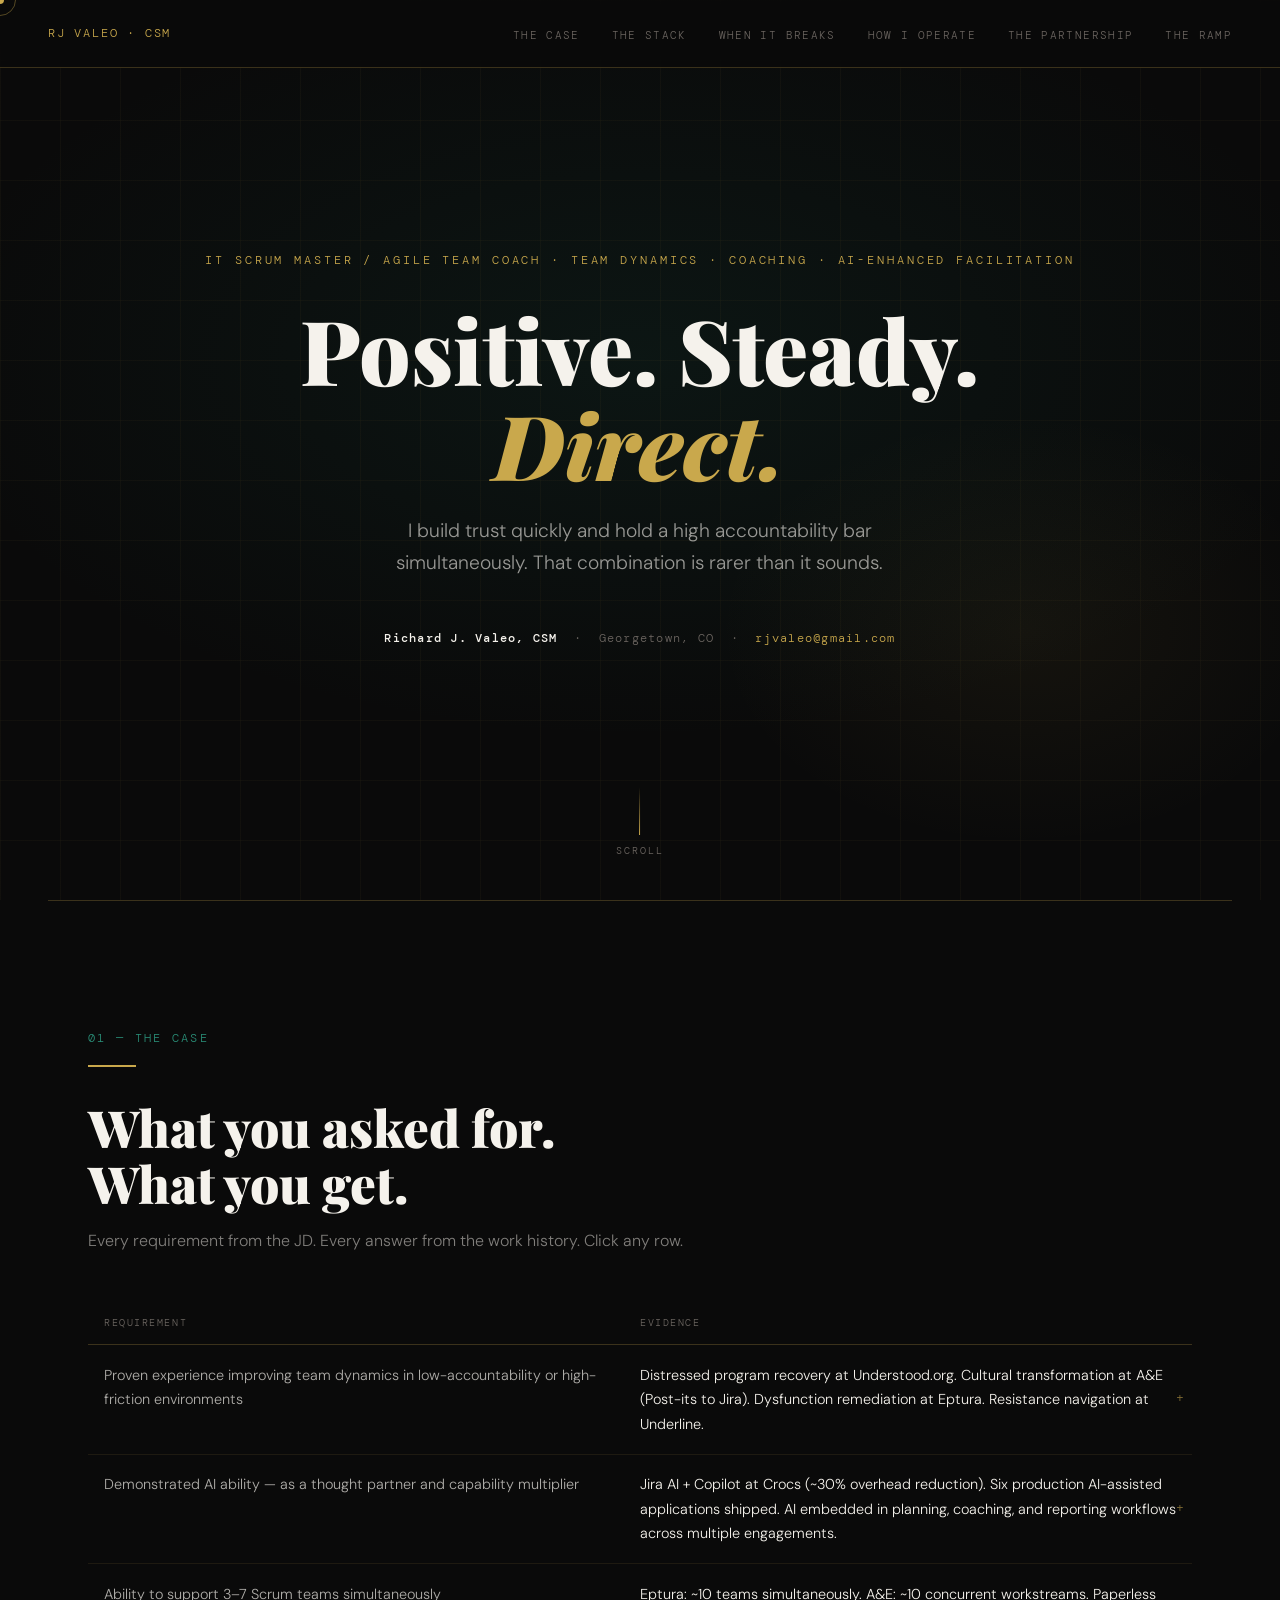
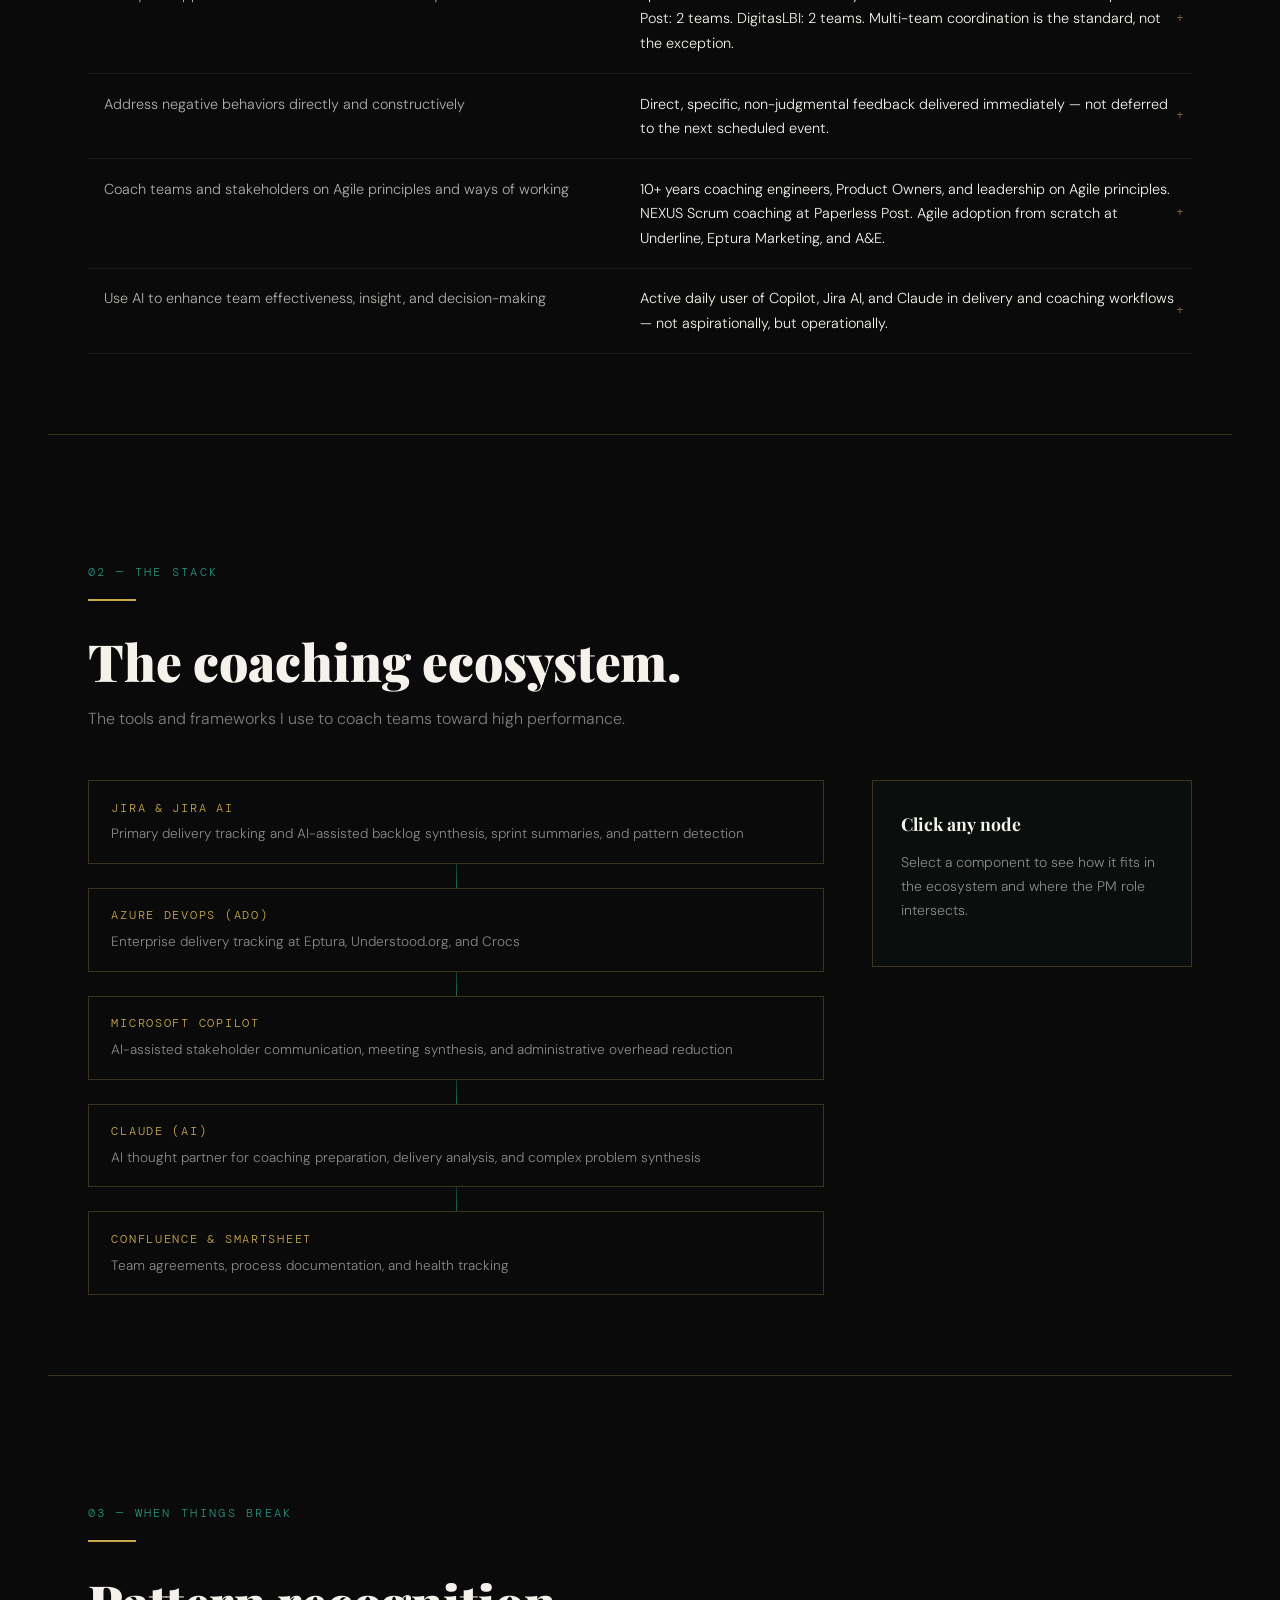
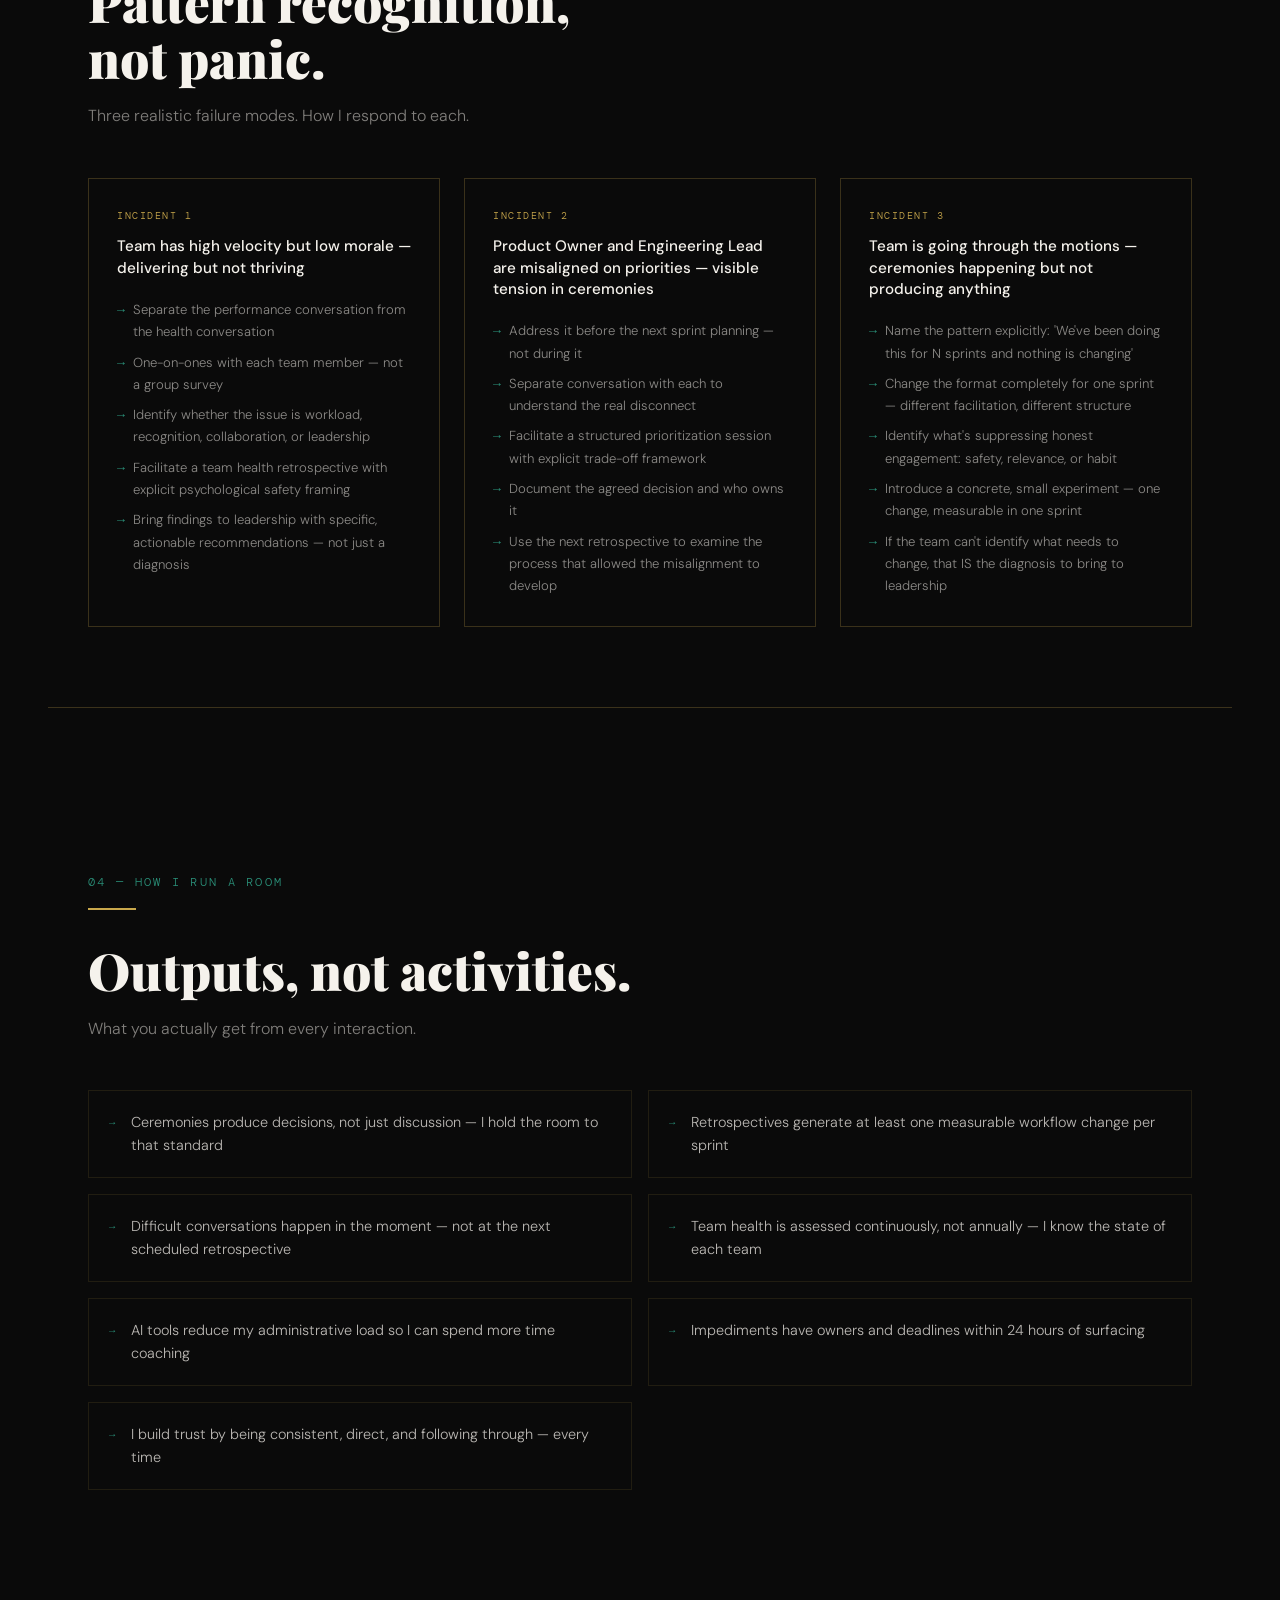
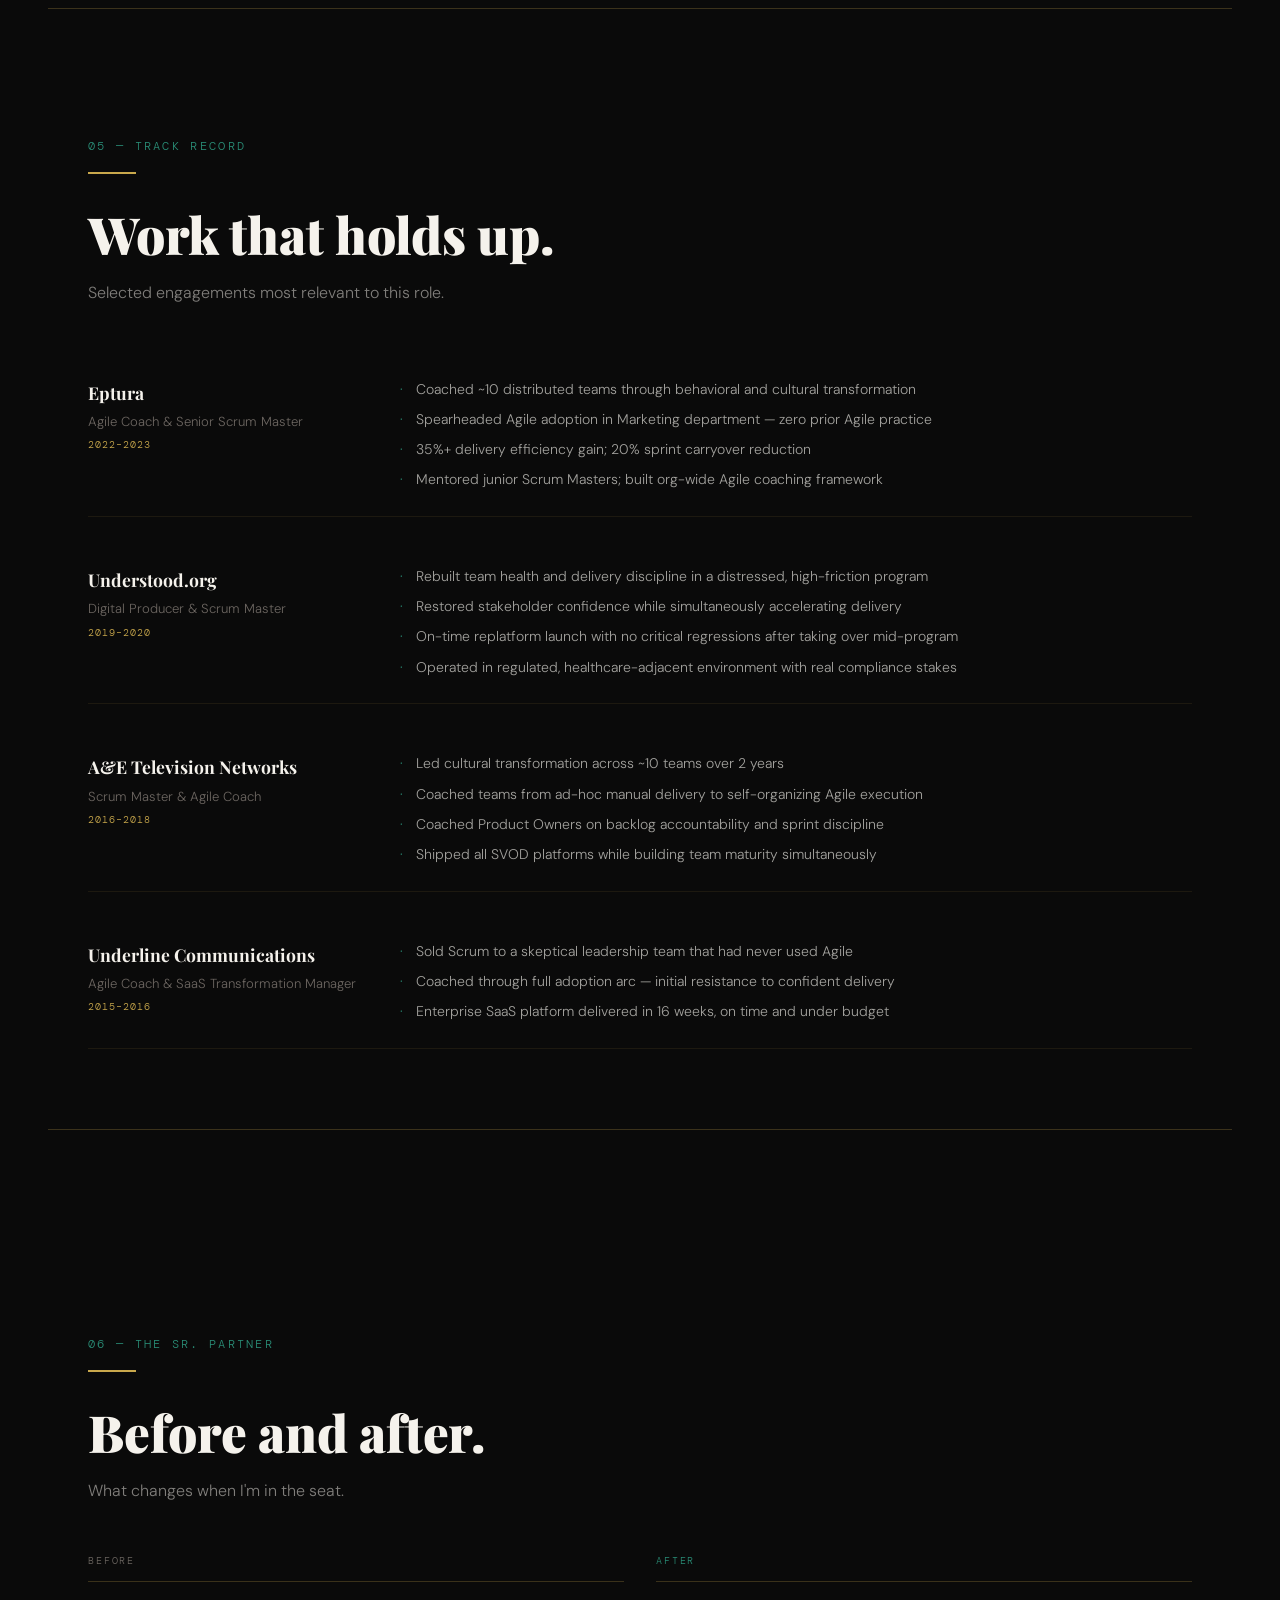
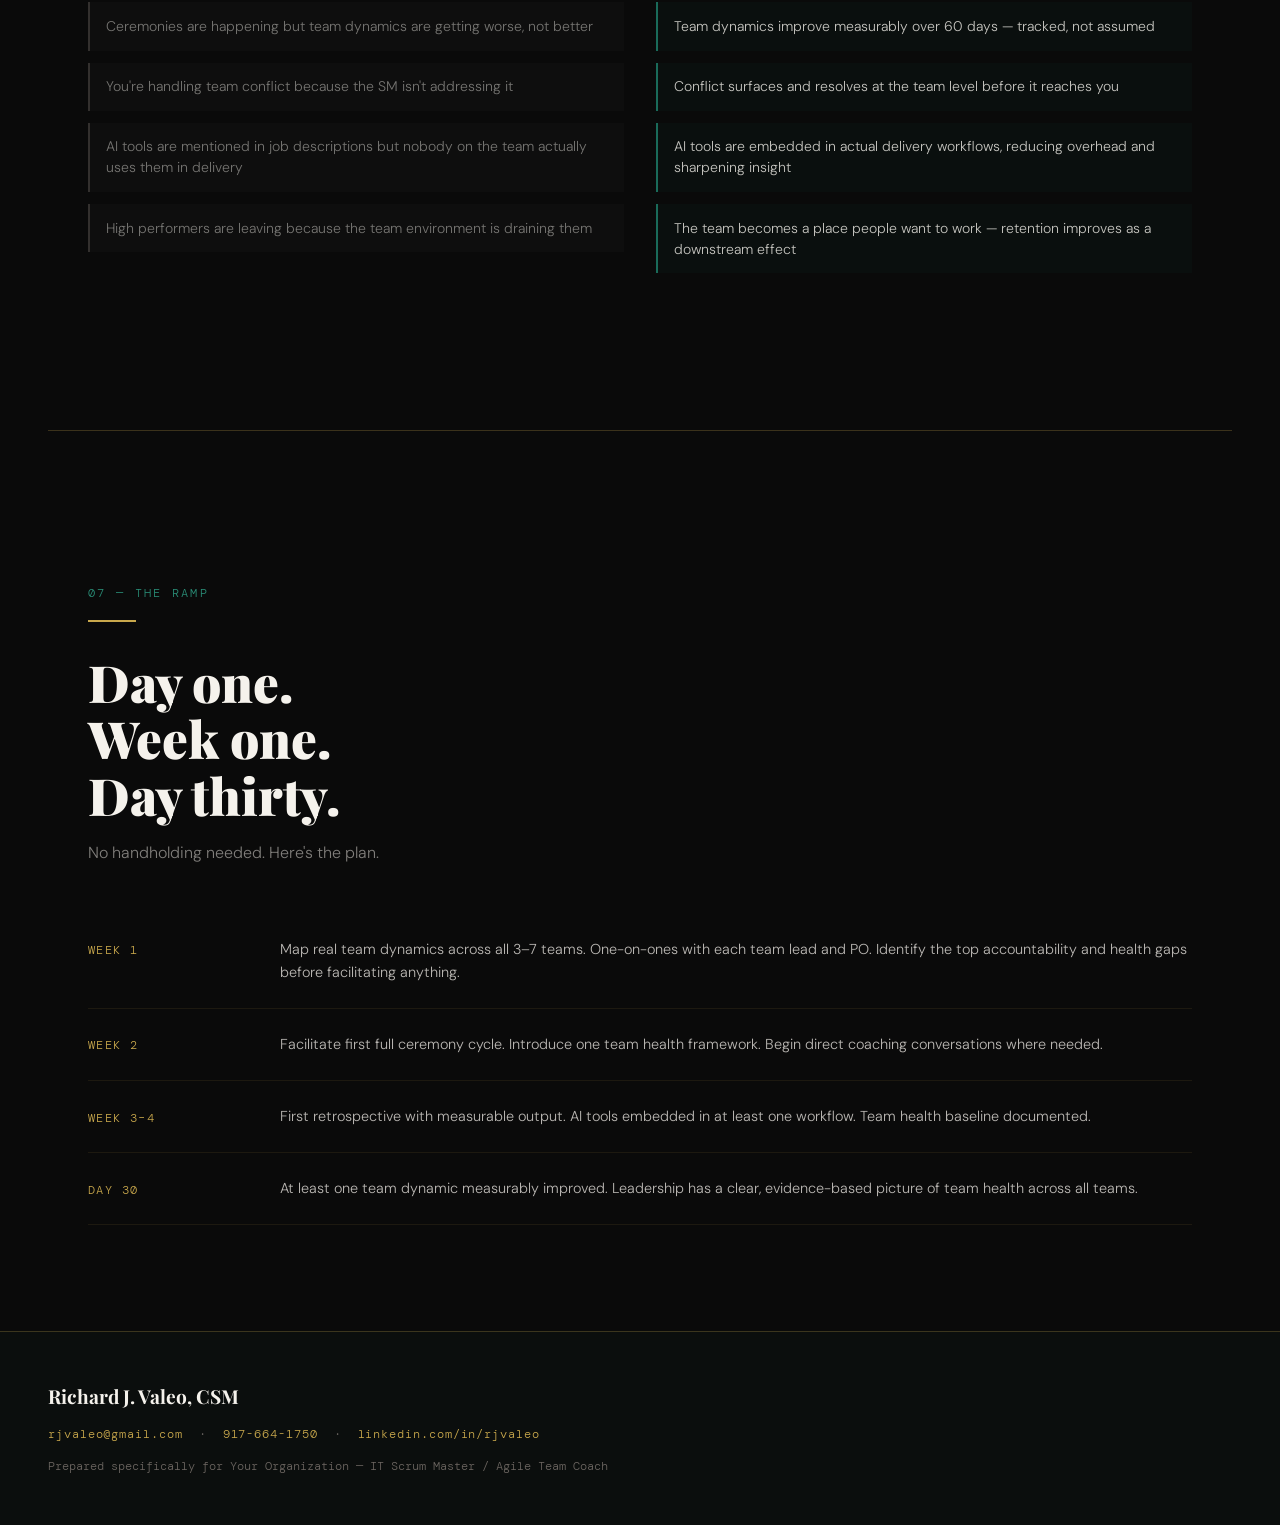
<file: index.html>
<!DOCTYPE html>
<html lang="en">
<head>
<meta charset="UTF-8">
<meta name="viewport" content="width=device-width, initial-scale=1.0">
<title id="page-title">RJ Valeo — Pitch Page</title>
<link rel="preconnect" href="https://fonts.googleapis.com">
<link rel="preconnect" href="https://fonts.gstatic.com" crossorigin>
<link href="https://fonts.googleapis.com/css2?family=Playfair+Display:wght@400;700;900&family=DM+Mono:wght@400;500&family=DM+Sans:wght@300;400;500&display=swap" rel="stylesheet">
<link rel="stylesheet" href="style.css">
<!-- Google tag (gtag.js) -->
<script async src="https://www.googletagmanager.com/gtag/js?id=G-FBHGE0EPDQ"></script>
<script>
  window.dataLayer = window.dataLayer || [];
  function gtag(){dataLayer.push(arguments);}
  gtag('js', new Date());
  gtag('config', 'G-FBHGE0EPDQ');
</script>
</head>
<body>

<div class="cursor" id="cursor"></div>
<div class="cursor-ring" id="cursorRing"></div>
<div class="progress-bar" id="progressBar"></div>

<nav>
  <div class="nav-name">RJ Valeo · CSM</div>
  <ul class="nav-links" id="nav-links">
    <li><span onclick="navScroll('proof')">The case</span></li>
    <li><span onclick="navScroll('stack')">The stack</span></li>
    <li><span onclick="navScroll('incidents')">When it breaks</span></li>
    <li><span onclick="navScroll('room')">How I operate</span></li>
    <li><span onclick="navScroll('partner')">The partnership</span></li>
    <li><span onclick="navScroll('ramp')">The ramp</span></li>
  </ul>
</nav>

<!-- HERO -->
<div id="hero">
  <div class="hero-bg"></div>
  <div class="hero-grid"></div>
  <div class="hero-content">
    <div class="hero-eyebrow" id="hero-eyebrow">Loading...</div>
    <h1 class="hero-title" id="hero-title"></h1>
    <p class="hero-sub" id="hero-sub"></p>
    <div class="hero-name-block">
      <strong>Richard J. Valeo, CSM</strong> &nbsp;·&nbsp;
      <span id="hero-location">Georgetown, CO</span> &nbsp;·&nbsp;
      <a href="mailto:rjvaleo@gmail.com" style="color:var(--gold)">rjvaleo@gmail.com</a>
    </div>
  </div>
  <div class="scroll-hint">
    <div class="scroll-line"></div>
    <span>scroll</span>
  </div>
</div>

<div class="section-divider"></div>

<!-- 01 THE CASE -->
<section id="proof">
  <div class="section-label">01 — The case</div>
  <div class="gold-rule"></div>
  <h2 class="section-title">What you asked for.<br>What you get.</h2>
  <p class="section-subtitle" id="proof-subtitle"></p>
  <div class="proof-grid" id="proof-grid">
    <div class="proof-header">
      <div>Requirement</div>
      <div>Evidence</div>
    </div>
  </div>
</section>

<div class="section-divider"></div>

<!-- 02 THE STACK -->
<section id="stack">
  <div class="section-label">02 — The stack</div>
  <div class="gold-rule"></div>
  <h2 class="section-title" id="stack-title"></h2>
  <p class="section-subtitle" id="stack-subhead"></p>
  <div class="stack-wrap">
    <div class="stack-diagram" id="stack-diagram"></div>
    <div class="stack-info-panel" id="stack-info">
      <h3>Click any node</h3>
      <p>Select a component to see how it fits in the ecosystem and where the PM role intersects.</p>
    </div>
  </div>
</section>

<div class="section-divider"></div>

<!-- 03 WHEN THINGS BREAK -->
<section id="incidents">
  <div class="section-label">03 — When things break</div>
  <div class="gold-rule"></div>
  <h2 class="section-title">Pattern recognition,<br>not panic.</h2>
  <p class="section-subtitle">Three realistic failure modes. How I respond to each.</p>
  <div class="incident-grid" id="incident-grid"></div>
</section>

<div class="section-divider"></div>

<!-- 04 HOW I RUN A ROOM -->
<section id="room">
  <div class="section-label">04 — How I run a room</div>
  <div class="gold-rule"></div>
  <h2 class="section-title">Outputs, not activities.</h2>
  <p class="section-subtitle">What you actually get from every interaction.</p>
  <div class="room-grid" id="room-grid"></div>
</section>

<div class="section-divider"></div>

<!-- 05 TRACK RECORD -->
<section id="record">
  <div class="section-label">05 — Track record</div>
  <div class="gold-rule"></div>
  <h2 class="section-title">Work that holds up.</h2>
  <p class="section-subtitle">Selected engagements most relevant to this role.</p>
  <div class="record-list" id="record-list"></div>
</section>

<div class="section-divider"></div>

<!-- 06 THE SR PM PARTNER -->
<section id="partner">
  <div class="section-label">06 — The Sr. partner</div>
  <div class="gold-rule"></div>
  <h2 class="section-title">Before and after.</h2>
  <p class="section-subtitle">What changes when I'm in the seat.</p>
  <div class="srpm-grid" id="srpm-grid"></div>
</section>

<div class="section-divider"></div>

<!-- 07 THE RAMP -->
<section id="ramp">
  <div class="section-label">07 — The ramp</div>
  <div class="gold-rule"></div>
  <h2 class="section-title">Day one.<br>Week one.<br>Day thirty.</h2>
  <p class="section-subtitle">No handholding needed. Here's the plan.</p>
  <div class="day-grid" id="day-grid"></div>
</section>

<footer>
  <div class="footer-inner">
    <div class="footer-name">Richard J. Valeo, CSM</div>
    <div class="footer-links">
      <a href="mailto:rjvaleo@gmail.com">rjvaleo@gmail.com</a>
      <span>·</span>
      <a href="tel:9176641750">917-664-1750</a>
      <span>·</span>
      <a href="https://linkedin.com/in/rjvaleo" target="_blank">linkedin.com/in/rjvaleo</a>
    </div>
    <div class="footer-note" id="footer-note"></div>
  </div>
</footer>

<script src="pitch.js"></script>
</body>
</html>
</file>
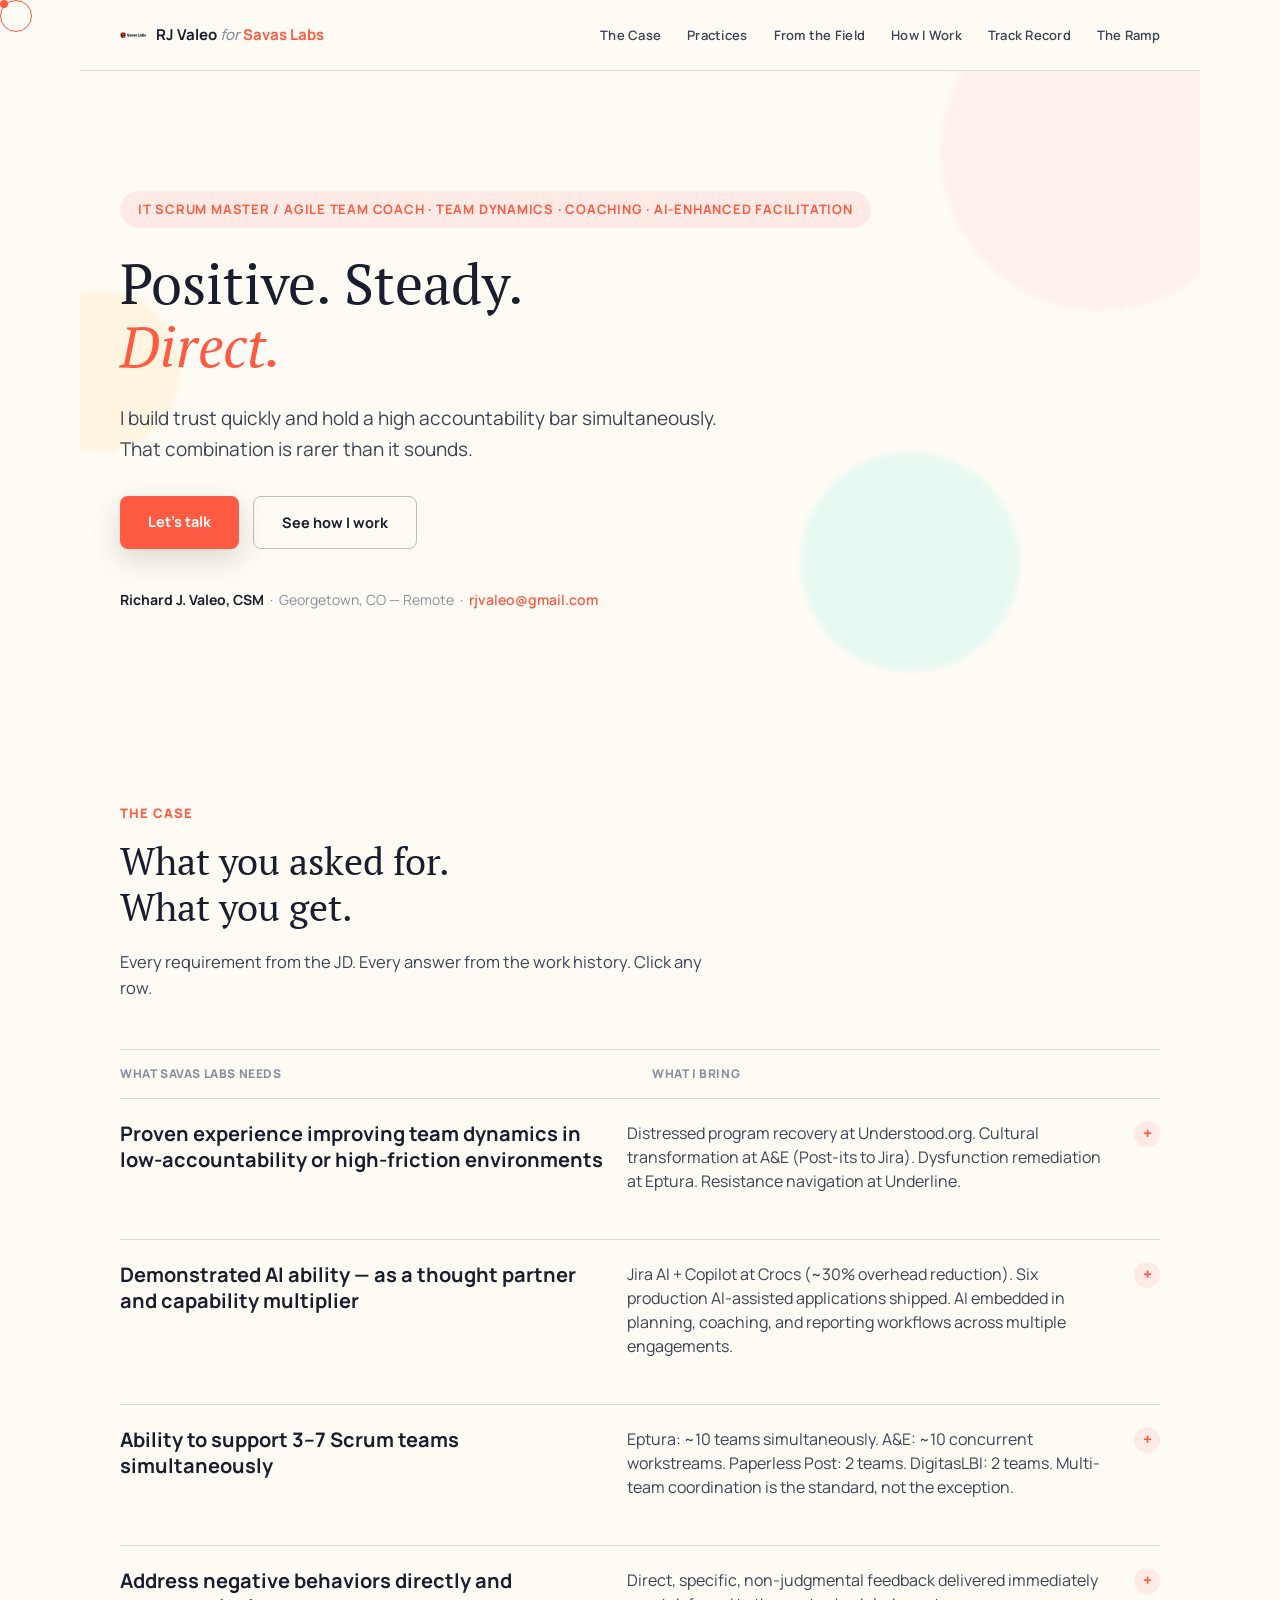
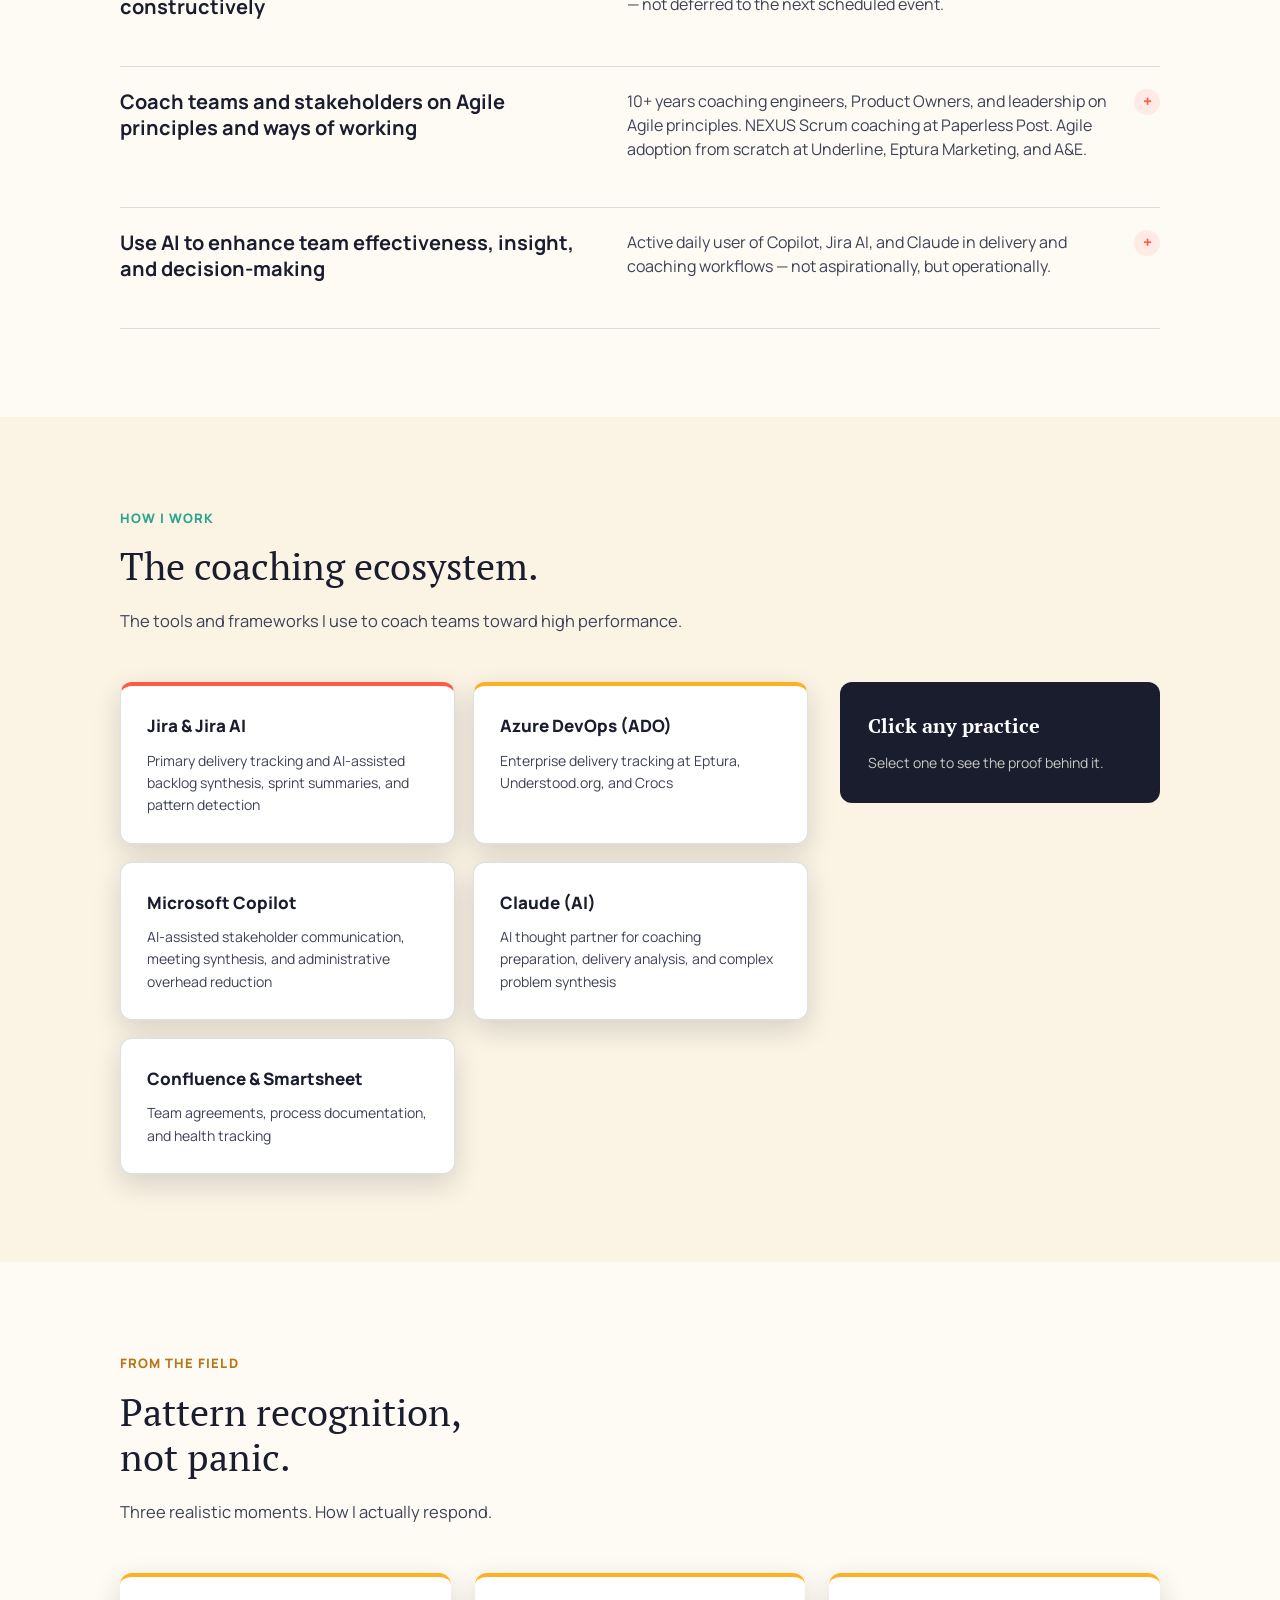
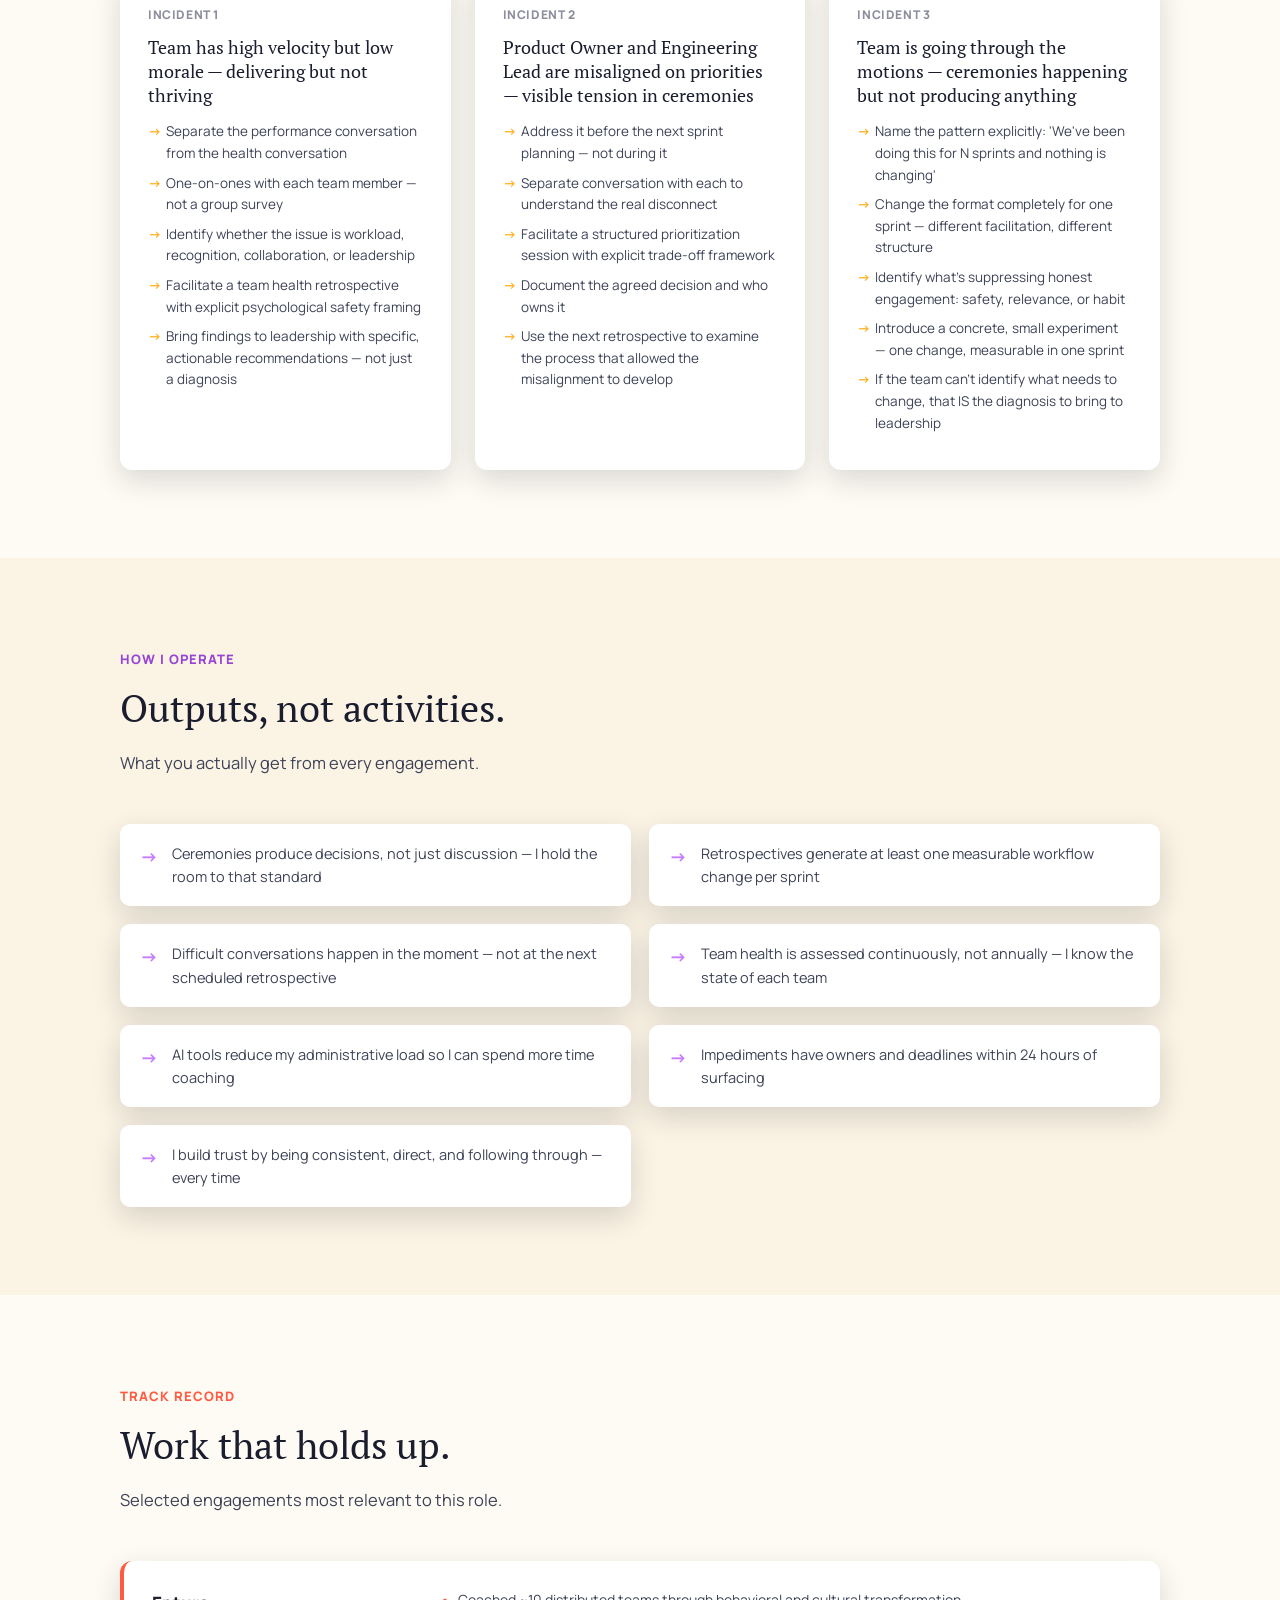
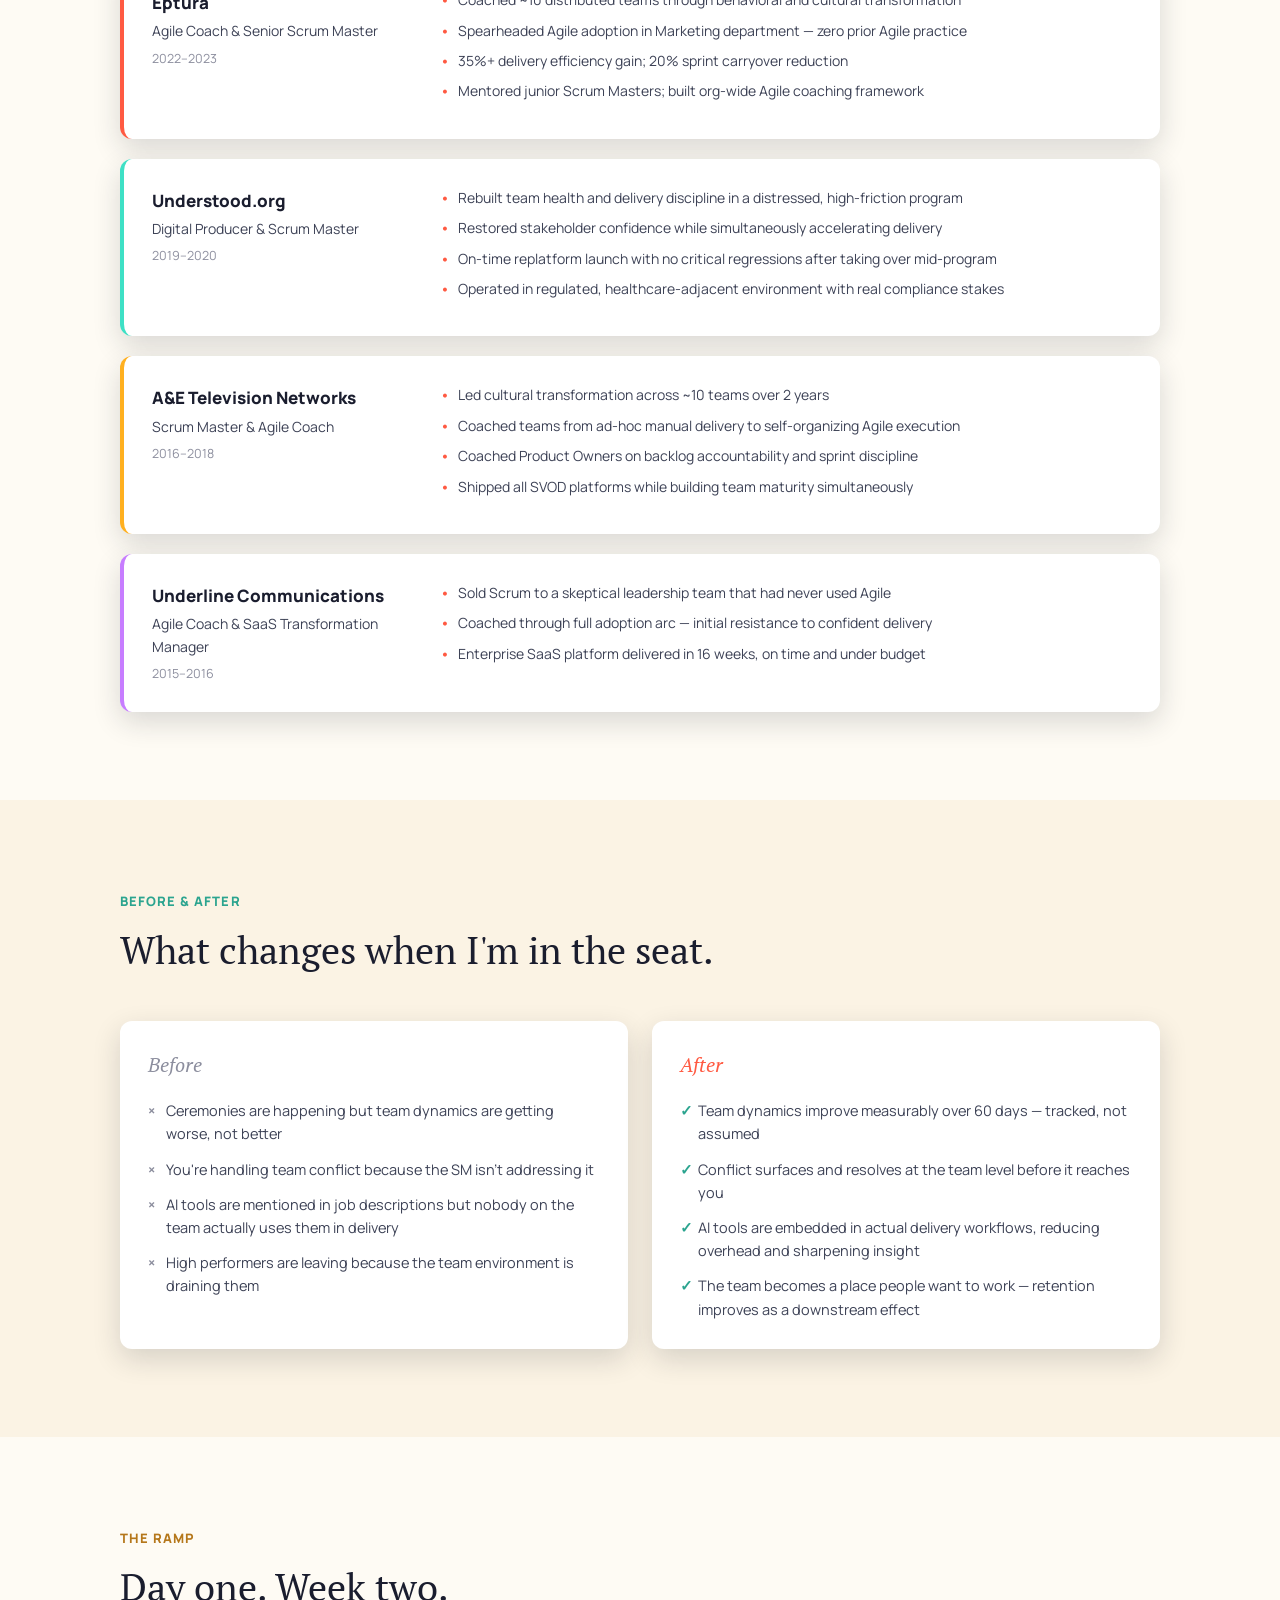
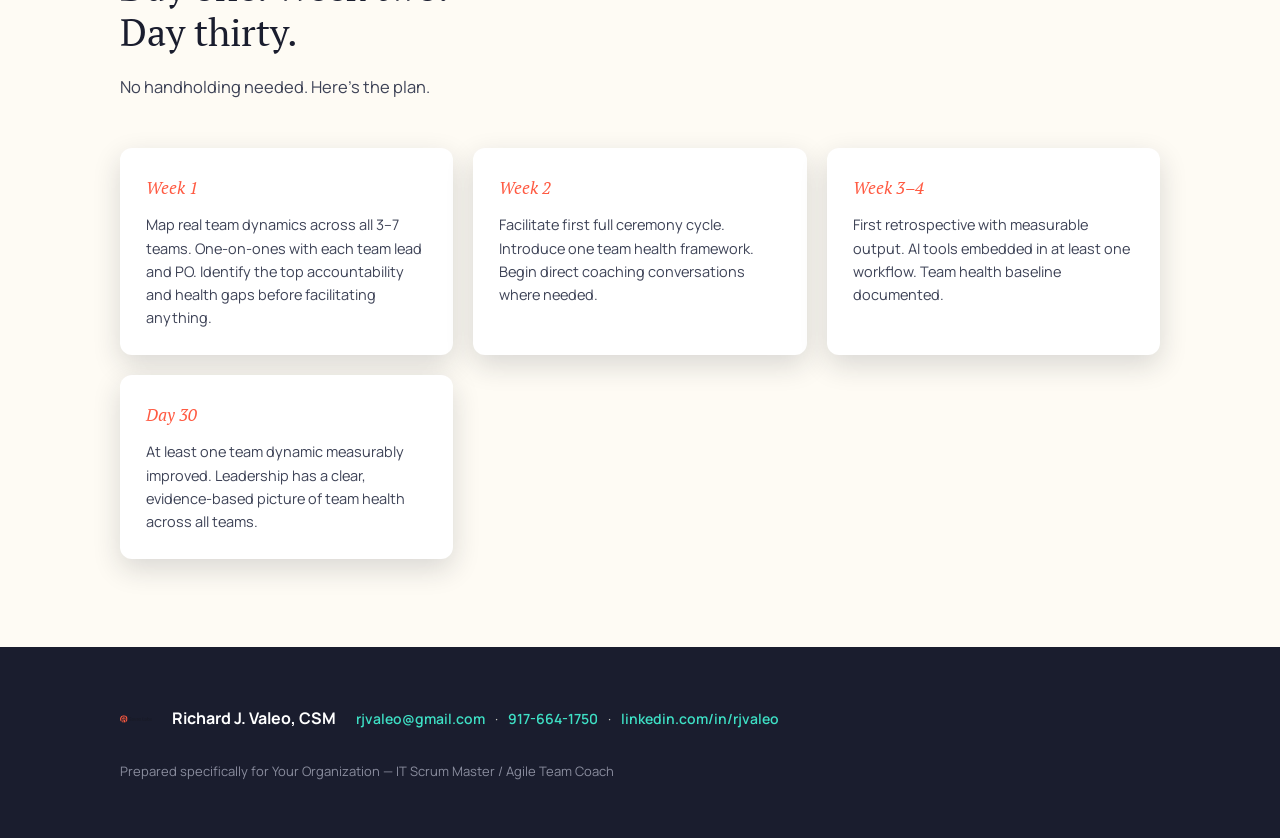
<file: editorial.html>
<!DOCTYPE html>
<html lang="en">
<head>
<meta charset="UTF-8">
<meta name="viewport" content="width=device-width, initial-scale=1.0">
<title id="page-title">RJ Valeo — Pitch Page</title>
<link rel="preconnect" href="https://fonts.googleapis.com">
<link rel="preconnect" href="https://fonts.gstatic.com" crossorigin>
<link href="https://fonts.googleapis.com/css2?family=PT+Serif:ital,wght@0,400;0,700;1,400&family=Manrope:wght@400;500;600;700;800&display=swap" rel="stylesheet">
<link rel="stylesheet" href="editorial.css">
<!-- Google tag (gtag.js) -->
<script async src="https://www.googletagmanager.com/gtag/js?id=G-FBHGE0EPDQ"></script>
<script>
  window.dataLayer = window.dataLayer || [];
  function gtag(){dataLayer.push(arguments);}
  gtag('js', new Date());
  gtag('config', 'G-FBHGE0EPDQ');
</script>
</head>
<body>

<div class="cursor" id="cursor"></div>
<div class="cursor-ring" id="cursorRing"></div>
<div class="progress-bar" id="progressBar"></div>

<nav>
  <div class="nav-name">
    <img src="assets/savas-labs/savas-logo.svg" alt="" class="prepared-logo">
    <span>RJ Valeo <em>for</em> <span id="nav-company">Savas Labs</span></span>
  </div>
  <ul class="nav-links" id="nav-links">
    <li><span onclick="navScroll('proof')">The Case</span></li>
    <li><span onclick="navScroll('stack')">Practices</span></li>
    <li><span onclick="navScroll('incidents')">From the Field</span></li>
    <li><span onclick="navScroll('room')">How I Work</span></li>
    <li><span onclick="navScroll('record')">Track Record</span></li>
    <li><span onclick="navScroll('ramp')">The Ramp</span></li>
  </ul>
</nav>

<!-- HERO -->
<div id="hero">
  <div class="hero-blob blob-coral"></div>
  <div class="hero-blob blob-mint"></div>
  <div class="hero-blob blob-marigold"></div>
  <div class="hero-content">
    <div class="hero-eyebrow" id="hero-eyebrow">Loading...</div>
    <h1 class="hero-title" id="hero-title"></h1>
    <p class="hero-sub" id="hero-sub"></p>
    <div class="hero-cta-row">
      <a href="mailto:rjvaleo@gmail.com" class="btn btn-primary">Let's talk</a>
      <a href="#stack" onclick="navScroll('stack')" class="btn btn-ghost">See how I work</a>
    </div>
    <div class="hero-name-block">
      <strong>Richard J. Valeo, CSM</strong> &nbsp;·&nbsp;
      <span id="hero-location">Georgetown, CO — Remote</span> &nbsp;·&nbsp;
      <a href="mailto:rjvaleo@gmail.com">rjvaleo@gmail.com</a>
    </div>
  </div>
</div>

<!-- 01 THE CASE -->
<section id="proof">
  <div class="section-inner">
    <div class="section-label label-coral">The Case</div>
    <h2 class="section-title">What you asked for.<br>What you get.</h2>
    <p class="section-subtitle" id="proof-subtitle"></p>
    <div class="proof-grid" id="proof-grid">
      <div class="proof-header">
        <div>What Savas Labs needs</div>
        <div>What I bring</div>
      </div>
    </div>
  </div>
</section>

<!-- 02 THE STACK / PRACTICES -->
<section id="stack" class="section-tint">
  <div class="section-inner">
    <div class="section-label label-mint">How I Work</div>
    <h2 class="section-title" id="stack-title"></h2>
    <p class="section-subtitle" id="stack-subhead"></p>
    <div class="stack-wrap">
      <div class="stack-diagram" id="stack-diagram"></div>
      <div class="stack-info-panel" id="stack-info">
        <h3>Click any practice</h3>
        <p>Select one to see the proof behind it.</p>
      </div>
    </div>
  </div>
</section>

<!-- 03 WHEN THINGS BREAK / FROM THE FIELD -->
<section id="incidents">
  <div class="section-inner">
    <div class="section-label label-marigold">From the Field</div>
    <h2 class="section-title">Pattern recognition,<br>not panic.</h2>
    <p class="section-subtitle">Three realistic moments. How I actually respond.</p>
    <div class="incident-grid" id="incident-grid"></div>
  </div>
</section>

<!-- 04 HOW I RUN A ROOM -->
<section id="room" class="section-tint">
  <div class="section-inner">
    <div class="section-label label-lavender">How I Operate</div>
    <h2 class="section-title">Outputs, not activities.</h2>
    <p class="section-subtitle">What you actually get from every engagement.</p>
    <div class="room-grid" id="room-grid"></div>
  </div>
</section>

<!-- 05 TRACK RECORD -->
<section id="record">
  <div class="section-inner">
    <div class="section-label label-coral">Track Record</div>
    <h2 class="section-title">Work that holds up.</h2>
    <p class="section-subtitle">Selected engagements most relevant to this role.</p>
    <div class="record-list" id="record-list"></div>
  </div>
</section>

<!-- 06 THE PARTNERSHIP -->
<section id="partner" class="section-tint">
  <div class="section-inner">
    <div class="section-label label-mint">Before &amp; After</div>
    <h2 class="section-title">What changes when I'm in the seat.</h2>
    <p class="section-subtitle" id="partner-subtitle"></p>
    <div class="srpm-grid" id="srpm-grid"></div>
  </div>
</section>

<!-- 07 THE RAMP -->
<section id="ramp">
  <div class="section-inner">
    <div class="section-label label-marigold">The Ramp</div>
    <h2 class="section-title">Day one. Week two.<br>Day thirty.</h2>
    <p class="section-subtitle">No handholding needed. Here's the plan.</p>
    <div class="day-grid" id="day-grid"></div>
  </div>
</section>

<footer>
  <div class="footer-inner">
    <img src="assets/savas-labs/savas-logo.svg" alt="" class="footer-logo">
    <div class="footer-name">Richard J. Valeo, CSM</div>
    <div class="footer-links">
      <a href="mailto:rjvaleo@gmail.com">rjvaleo@gmail.com</a>
      <span>·</span>
      <a href="tel:9176641750">917-664-1750</a>
      <span>·</span>
      <a href="https://linkedin.com/in/rjvaleo" target="_blank">linkedin.com/in/rjvaleo</a>
    </div>
    <div class="footer-note" id="footer-note"></div>
  </div>
</footer>

<script src="pitch.js"></script>
</body>
</html>
</file>
<file: style.css>
:root {
  --black: #0a0a0a;
  --off-white: #f5f2ec;
  --cream: #ede9e0;
  --teal: #1a6b5a;
  --teal-light: #2a8f78;
  --teal-dim: #0f3d32;
  --gold: #c9a84c;
  --gold-light: #e8c97a;
  --mid: #6b6560;
  --border: rgba(201,168,76,0.25);
  --font-display: 'Playfair Display', Georgia, serif;
  --font-mono: 'DM Mono', monospace;
  --font-body: 'DM Sans', sans-serif;
}

*, *::before, *::after { box-sizing: border-box; margin: 0; padding: 0; }
html { scroll-behavior: smooth; }
body {
  background: var(--black);
  color: var(--off-white);
  font-family: var(--font-body);
  font-weight: 300;
  line-height: 1.7;
  overflow-x: hidden;
  cursor: none;
}

/* CURSOR */
.cursor {
  width: 8px; height: 8px;
  background: var(--gold);
  border-radius: 50%;
  position: fixed; top: 0; left: 0;
  pointer-events: none;
  z-index: 9999;
  transition: transform 0.15s ease;
  transform: translate(-50%, -50%);
}
.cursor-ring {
  width: 32px; height: 32px;
  border: 1px solid rgba(201,168,76,0.4);
  border-radius: 50%;
  position: fixed; top: 0; left: 0;
  pointer-events: none;
  z-index: 9998;
  transition: transform 0.35s ease, width 0.2s, height 0.2s, border-color 0.2s;
  transform: translate(-50%, -50%);
}
.cursor-ring.expand { width: 56px; height: 56px; border-color: rgba(201,168,76,0.7); }

/* PROGRESS BAR */
.progress-bar {
  position: fixed; top: 0; left: 0;
  height: 2px;
  background: linear-gradient(90deg, var(--teal), var(--gold));
  width: 0%;
  z-index: 101;
  transition: width 0.1s linear;
}

/* NAV */
nav {
  position: fixed; top: 0; left: 0; right: 0;
  z-index: 100;
  display: flex; justify-content: space-between; align-items: center;
  padding: 1.25rem 3rem;
  background: rgba(10,10,10,0.85);
  backdrop-filter: blur(12px);
  border-bottom: 1px solid var(--border);
}
.nav-name {
  font-family: var(--font-mono);
  font-size: 0.75rem;
  letter-spacing: 0.15em;
  color: var(--gold);
  text-transform: uppercase;
}
.nav-links { display: flex; gap: 2rem; list-style: none; }
.nav-links a, .nav-links span {
  font-family: var(--font-mono);
  font-size: 0.7rem;
  letter-spacing: 0.12em;
  color: var(--mid);
  text-decoration: none;
  text-transform: uppercase;
  transition: color 0.2s;
  cursor: pointer;
}
.nav-links a:hover, .nav-links span:hover { color: var(--gold); }

/* HERO */
#hero {
  min-height: 100vh;
  display: flex; align-items: center; justify-content: center;
  position: relative; overflow: hidden;
}
.hero-bg {
  position: absolute; inset: 0;
  background:
    radial-gradient(ellipse 80% 60% at 50% 40%, rgba(26,107,90,0.12) 0%, transparent 70%),
    radial-gradient(ellipse 40% 40% at 80% 70%, rgba(201,168,76,0.06) 0%, transparent 60%);
}
.hero-grid {
  position: absolute; inset: 0;
  background-image:
    linear-gradient(rgba(201,168,76,0.04) 1px, transparent 1px),
    linear-gradient(90deg, rgba(201,168,76,0.04) 1px, transparent 1px);
  background-size: 60px 60px;
}
.hero-content { position: relative; z-index: 2; text-align: center; padding: 0 2rem; }
.hero-eyebrow {
  font-family: var(--font-mono);
  font-size: 0.72rem;
  letter-spacing: 0.25em;
  color: var(--gold);
  text-transform: uppercase;
  margin-bottom: 2rem;
  opacity: 0;
  animation: fadeUp 0.8s ease 0.3s forwards;
}
.hero-title {
  font-family: var(--font-display);
  font-size: clamp(3rem, 7vw, 6.5rem);
  font-weight: 900;
  line-height: 1.05;
  color: var(--off-white);
  margin-bottom: 1.5rem;
  opacity: 0;
  animation: fadeUp 0.9s ease 0.5s forwards;
}
.hero-title em { font-style: italic; color: var(--gold); }
.hero-sub {
  font-size: clamp(1rem, 2vw, 1.2rem);
  font-weight: 300;
  color: rgba(245,242,236,0.6);
  max-width: 560px;
  margin: 0 auto 3rem;
  opacity: 0;
  animation: fadeUp 0.9s ease 0.7s forwards;
}
.hero-name-block {
  font-family: var(--font-mono);
  font-size: 0.78rem;
  letter-spacing: 0.1em;
  color: var(--mid);
  opacity: 0;
  animation: fadeUp 0.9s ease 0.9s forwards;
}
.hero-name-block strong { color: var(--off-white); font-weight: 500; }
.hero-name-block a { text-decoration: none; }
.scroll-hint {
  position: absolute; bottom: 2.5rem; left: 50%;
  transform: translateX(-50%);
  display: flex; flex-direction: column; align-items: center; gap: 0.5rem;
  opacity: 0;
  animation: fadeIn 1s ease 1.4s forwards;
}
.scroll-hint span {
  font-family: var(--font-mono);
  font-size: 0.62rem;
  letter-spacing: 0.2em;
  color: var(--mid);
  text-transform: uppercase;
}
.scroll-line {
  width: 1px; height: 48px;
  background: linear-gradient(to bottom, transparent, var(--gold));
  animation: scrollPulse 2s ease infinite;
}

/* SECTIONS */
section {
  min-height: 100vh;
  display: flex; flex-direction: column; justify-content: center;
  padding: 8rem 3rem 5rem;
  position: relative;
  max-width: 1200px;
  margin: 0 auto;
}
.section-divider {
  height: 1px;
  background: var(--border);
  margin: 0 3rem;
}
.section-label {
  font-family: var(--font-mono);
  font-size: 0.72rem;
  letter-spacing: 0.2em;
  color: var(--teal-light);
  text-transform: uppercase;
  margin-bottom: 1rem;
  opacity: 0;
  transform: translateY(16px);
  transition: opacity 0.6s ease, transform 0.6s ease;
}
.section-label.visible { opacity: 1; transform: none; }
.gold-rule {
  width: 48px; height: 2px;
  background: var(--gold);
  margin-bottom: 2rem;
}
.section-title {
  font-family: var(--font-display);
  font-size: clamp(2.2rem, 4vw, 3.8rem);
  font-weight: 900;
  line-height: 1.1;
  color: var(--off-white);
  margin-bottom: 1rem;
  opacity: 0;
  transform: translateY(24px);
  transition: opacity 0.7s ease 0.1s, transform 0.7s ease 0.1s;
}
.section-title.visible { opacity: 1; transform: none; }
.section-subtitle {
  font-size: 1rem;
  color: rgba(245,242,236,0.5);
  max-width: 640px;
  margin-bottom: 3rem;
  opacity: 0;
  transform: translateY(16px);
  transition: opacity 0.6s ease 0.2s, transform 0.6s ease 0.2s;
}
.section-subtitle.visible { opacity: 1; transform: none; }

/* PROOF GRID (The Case) */
.proof-grid { display: flex; flex-direction: column; gap: 0; }
.proof-header {
  display: grid; grid-template-columns: 1fr 1fr;
  padding: 0.75rem 1rem;
  border-bottom: 1px solid var(--border);
  font-family: var(--font-mono);
  font-size: 0.65rem;
  letter-spacing: 0.15em;
  color: var(--mid);
  text-transform: uppercase;
}
.proof-row {
  display: grid; grid-template-columns: 1fr 1fr;
  padding: 1.1rem 1rem;
  border-bottom: 1px solid rgba(201,168,76,0.1);
  cursor: pointer;
  transition: background 0.2s;
  position: relative;
}
.proof-row:hover { background: rgba(201,168,76,0.04); }
.proof-row.open { background: rgba(26,107,90,0.08); }
.proof-need {
  font-size: 0.9rem;
  color: rgba(245,242,236,0.7);
  padding-right: 2rem;
}
.proof-answer {
  font-size: 0.9rem;
  color: var(--off-white);
}
.proof-detail {
  grid-column: 1 / -1;
  font-size: 0.875rem;
  color: rgba(245,242,236,0.6);
  padding: 0.75rem 0 0.25rem;
  line-height: 1.7;
  display: none;
  border-top: 1px solid rgba(201,168,76,0.1);
  margin-top: 0.75rem;
}
.proof-row.open .proof-detail { display: block; }
.proof-toggle {
  position: absolute; right: 0.5rem; top: 50%;
  transform: translateY(-50%);
  font-family: var(--font-mono);
  font-size: 0.8rem;
  color: var(--gold);
  opacity: 0.6;
  transition: transform 0.2s;
}
.proof-row.open .proof-toggle { transform: translateY(-50%) rotate(45deg); }

/* STACK */
.stack-wrap {
  display: grid;
  grid-template-columns: 1fr 320px;
  gap: 3rem;
  align-items: start;
}
.stack-diagram {
  display: flex;
  flex-direction: column;
  gap: 0;
  align-items: stretch;
}
.stack-node {
  border: 1px solid var(--border);
  padding: 1.1rem 1.4rem;
  cursor: pointer;
  transition: border-color 0.2s, background 0.2s;
  opacity: 0;
  transform: translateX(-20px);
  transition: opacity 0.5s ease, transform 0.5s ease, border-color 0.2s, background 0.2s;
}
.stack-node.visible { opacity: 1; transform: none; }
.stack-node:hover, .stack-node.active {
  border-color: var(--teal-light);
  background: rgba(26,107,90,0.08);
}
.stack-node-label {
  font-family: var(--font-mono);
  font-size: 0.72rem;
  letter-spacing: 0.15em;
  color: var(--gold);
  text-transform: uppercase;
  margin-bottom: 0.25rem;
}
.stack-node-desc {
  font-size: 0.85rem;
  color: rgba(245,242,236,0.55);
}
.stack-connector {
  width: 1px;
  height: 24px;
  background: linear-gradient(to bottom, var(--teal-dim), var(--teal));
  margin: 0 auto;
  opacity: 0;
  transition: opacity 0.4s ease;
}
.stack-connector.visible { opacity: 1; }
.stack-info-panel {
  position: sticky; top: 6rem;
  border: 1px solid var(--border);
  padding: 1.75rem;
  background: rgba(26,107,90,0.05);
}
.stack-info-panel h3 {
  font-family: var(--font-display);
  font-size: 1.1rem;
  font-weight: 700;
  color: var(--off-white);
  margin-bottom: 0.75rem;
}
.stack-info-panel p {
  font-size: 0.875rem;
  color: rgba(245,242,236,0.55);
  margin-bottom: 1rem;
}
.stack-info-panel .pm-role {
  font-size: 0.82rem;
  color: var(--teal-light);
  padding-top: 0.75rem;
  border-top: 1px solid var(--border);
}
.stack-info-panel .pm-role::before {
  content: 'PM role: ';
  font-family: var(--font-mono);
  font-size: 0.65rem;
  letter-spacing: 0.1em;
  color: var(--mid);
  text-transform: uppercase;
  display: block;
  margin-bottom: 0.3rem;
}

/* INCIDENTS */
.incident-grid {
  display: grid;
  grid-template-columns: repeat(3, 1fr);
  gap: 1.5rem;
}
.incident-card {
  border: 1px solid var(--border);
  padding: 1.75rem;
  opacity: 0;
  transform: translateY(24px);
  transition: opacity 0.6s ease, transform 0.6s ease;
}
.incident-card.visible { opacity: 1; transform: none; }
.incident-type {
  font-family: var(--font-mono);
  font-size: 0.65rem;
  letter-spacing: 0.15em;
  color: var(--gold);
  text-transform: uppercase;
  margin-bottom: 0.75rem;
}
.incident-scenario {
  font-size: 0.95rem;
  color: var(--off-white);
  font-weight: 500;
  margin-bottom: 1.25rem;
  line-height: 1.4;
}
.incident-steps { list-style: none; display: flex; flex-direction: column; gap: 0.5rem; }
.incident-steps li {
  font-size: 0.82rem;
  color: rgba(245,242,236,0.55);
  padding-left: 1rem;
  position: relative;
}
.incident-steps li::before {
  content: '→';
  position: absolute; left: 0;
  color: var(--teal-light);
  font-family: var(--font-mono);
}

/* HOW I RUN A ROOM */
.room-grid {
  display: grid;
  grid-template-columns: repeat(2, 1fr);
  gap: 1rem;
}
.room-item {
  display: flex; align-items: flex-start; gap: 1rem;
  padding: 1.25rem;
  border: 1px solid rgba(201,168,76,0.12);
  opacity: 0;
  transform: translateY(16px);
  transition: opacity 0.5s ease, transform 0.5s ease;
}
.room-item.visible { opacity: 1; transform: none; }
.room-bullet {
  font-family: var(--font-mono);
  font-size: 0.65rem;
  color: var(--teal-light);
  flex-shrink: 0;
  margin-top: 0.2rem;
}
.room-text {
  font-size: 0.9rem;
  color: rgba(245,242,236,0.75);
  line-height: 1.6;
}

/* TRACK RECORD */
.record-list { display: flex; flex-direction: column; gap: 1.5rem; }
.record-item {
  display: grid;
  grid-template-columns: 280px 1fr;
  gap: 2rem;
  padding: 1.5rem 0;
  border-bottom: 1px solid rgba(201,168,76,0.1);
  opacity: 0;
  transform: translateY(16px);
  transition: opacity 0.5s ease, transform 0.5s ease;
}
.record-item.visible { opacity: 1; transform: none; }
.record-meta {}
.record-company {
  font-family: var(--font-display);
  font-size: 1.1rem;
  font-weight: 700;
  color: var(--off-white);
}
.record-role {
  font-size: 0.82rem;
  color: var(--mid);
  margin: 0.2rem 0;
}
.record-period {
  font-family: var(--font-mono);
  font-size: 0.65rem;
  letter-spacing: 0.1em;
  color: var(--gold);
}
.record-points { list-style: none; display: flex; flex-direction: column; gap: 0.4rem; }
.record-points li {
  font-size: 0.875rem;
  color: rgba(245,242,236,0.65);
  padding-left: 1rem;
  position: relative;
}
.record-points li::before {
  content: '·';
  position: absolute; left: 0;
  color: var(--teal-light);
}

/* SR PM PARTNER */
.srpm-grid {
  display: grid;
  grid-template-columns: 1fr 1fr;
  gap: 2rem;
}
.srpm-col {}
.srpm-label {
  font-family: var(--font-mono);
  font-size: 0.65rem;
  letter-spacing: 0.18em;
  text-transform: uppercase;
  margin-bottom: 1.25rem;
  padding-bottom: 0.75rem;
  border-bottom: 1px solid var(--border);
}
.srpm-label.before { color: var(--mid); }
.srpm-label.after { color: var(--teal-light); }
.srpm-items { display: flex; flex-direction: column; gap: 0.75rem; }
.srpm-item {
  font-size: 0.875rem;
  padding: 0.85rem 1rem;
  border-left: 2px solid;
  line-height: 1.5;
  opacity: 0;
  transform: translateX(-12px);
  transition: opacity 0.5s ease, transform 0.5s ease;
}
.srpm-item.visible { opacity: 1; transform: none; }
.srpm-col:first-child .srpm-item {
  border-color: rgba(107,101,96,0.4);
  color: rgba(245,242,236,0.45);
  background: rgba(107,101,96,0.05);
}
.srpm-col:last-child .srpm-item {
  border-color: var(--teal);
  color: rgba(245,242,236,0.8);
  background: rgba(26,107,90,0.06);
}

/* THE RAMP */
.day-grid { display: flex; flex-direction: column; gap: 0; }
.day-item {
  display: grid;
  grid-template-columns: 160px 1fr;
  gap: 2rem;
  padding: 1.5rem 0;
  border-bottom: 1px solid rgba(201,168,76,0.1);
  opacity: 0;
  transform: translateY(16px);
  transition: opacity 0.5s ease, transform 0.5s ease;
}
.day-item.visible { opacity: 1; transform: none; }
.day-timeframe {
  font-family: var(--font-mono);
  font-size: 0.72rem;
  letter-spacing: 0.12em;
  color: var(--gold);
  text-transform: uppercase;
  padding-top: 0.2rem;
}
.day-deliverable {
  font-size: 0.9rem;
  color: rgba(245,242,236,0.75);
  line-height: 1.6;
}

/* FOOTER */
footer {
  border-top: 1px solid var(--border);
  padding: 3rem;
  background: rgba(26,107,90,0.04);
}
.footer-inner {
  max-width: 1200px;
  margin: 0 auto;
  display: flex;
  flex-direction: column;
  gap: 0.75rem;
}
.footer-name {
  font-family: var(--font-display);
  font-size: 1.2rem;
  font-weight: 700;
  color: var(--off-white);
}
.footer-links {
  display: flex;
  gap: 1rem;
  align-items: center;
  font-family: var(--font-mono);
  font-size: 0.72rem;
  letter-spacing: 0.08em;
  color: var(--mid);
}
.footer-links a { color: var(--gold); text-decoration: none; }
.footer-links a:hover { color: var(--gold-light); }
.footer-note {
  font-size: 0.78rem;
  color: var(--mid);
  font-family: var(--font-mono);
}

/* LOADING / ERROR */
#loading-screen {
  position: fixed; inset: 0;
  background: var(--black);
  display: flex; align-items: center; justify-content: center;
  z-index: 200;
  transition: opacity 0.5s ease;
}
#loading-screen.hide { opacity: 0; pointer-events: none; }
.loading-text {
  font-family: var(--font-mono);
  font-size: 0.75rem;
  letter-spacing: 0.2em;
  color: var(--gold);
  text-transform: uppercase;
}

/* ANIMATIONS */
@keyframes fadeUp {
  from { opacity: 0; transform: translateY(20px); }
  to { opacity: 1; transform: none; }
}
@keyframes fadeIn {
  from { opacity: 0; }
  to { opacity: 1; }
}
@keyframes scrollPulse {
  0%, 100% { opacity: 0.3; }
  50% { opacity: 1; }
}

/* RESPONSIVE */
@media (max-width: 900px) {
  nav { padding: 1rem 1.5rem; }
  .nav-links { display: none; }
  section { padding: 6rem 1.5rem 4rem; }
  .section-divider { margin: 0 1.5rem; }
  .proof-header, .proof-row { grid-template-columns: 1fr; }
  .proof-header div:last-child { display: none; }
  .stack-wrap, .srpm-grid { grid-template-columns: 1fr; }
  .incident-grid { grid-template-columns: 1fr; }
  .room-grid { grid-template-columns: 1fr; }
  .record-item { grid-template-columns: 1fr; gap: 0.75rem; }
  .day-item { grid-template-columns: 1fr; gap: 0.25rem; }
  footer { padding: 2rem 1.5rem; }
}
</file>
<file: editorial.css>
/* ============================================================
   EDITORIAL THEME — inspired by Savas Labs' real brand system
   (colors/fonts extracted directly from savaslabs.com's CSS)
   Shares the same DOM contract as style.css/pitch.js — only the
   skin differs, so this theme works with any jobs/<slug>.json.
   ============================================================ */

:root {
  --ink: #1a1d2e;
  --graphite: #3d4256;
  --mute: #8c8e9e;
  --paper: #fefbf4;
  --cream: #fbf3e4;
  --white: #fff;

  --coral: #ff5a42;
  --coral-soft: #ffeae5;
  --mint: #3ee0c5;
  --mint-ink: #2ba48f;
  --mint-soft: #d7f8f0;
  --marigold: #ffb020;
  --marigold-soft: #ffefd0;
  --lavender: #c77dff;
  --lavender-soft: #f1dfff;

  --line: rgba(26, 29, 46, 0.14);
  --line-strong: rgba(26, 29, 46, 0.28);
  --shadow-1: 0 10px 28px rgba(26, 29, 46, 0.16);
  --shadow-2: 0 6px 24px rgba(26, 29, 46, 0.18), 0 2px 6px rgba(26, 29, 46, 0.1);

  --font-serif: 'PT Serif', Georgia, 'Times New Roman', serif;
  --font-sans: 'Manrope', -apple-system, BlinkMacSystemFont, 'Segoe UI', sans-serif;
}

* { box-sizing: border-box; margin: 0; padding: 0; }

html { scroll-behavior: smooth; }

body {
  background: var(--paper);
  color: var(--ink);
  font-family: var(--font-sans);
  line-height: 1.6;
  font-size: 16px;
  cursor: default;
}

a { color: inherit; text-decoration: none; }

.section-inner, .footer-inner, nav {
  max-width: 1120px;
  margin: 0 auto;
  padding: 0 40px;
}

/* CURSOR + PROGRESS (kept lightweight; same IDs pitch.js targets) */
.cursor, .cursor-ring { display: none; }
@media (min-width: 900px) {
  .cursor {
    display: block; position: fixed; width: 8px; height: 8px; border-radius: 50%;
    background: var(--coral); pointer-events: none; z-index: 9999; top: 0; left: 0;
  }
  .cursor-ring {
    display: block; position: fixed; width: 32px; height: 32px; border-radius: 50%;
    border: 1.5px solid var(--coral); pointer-events: none; z-index: 9998; top: 0; left: 0;
    transition: transform 0.15s ease, opacity 0.15s ease;
  }
  .cursor-ring.expand { transform: scale(1.6); opacity: 0.5; }
}
.progress-bar {
  position: fixed; top: 0; left: 0; height: 3px; background: var(--coral);
  z-index: 10000; width: 0%; transition: width 0.1s linear;
}

/* NAV */
nav {
  display: flex; justify-content: space-between; align-items: center;
  padding: 22px 40px; position: sticky; top: 0; background: rgba(254, 251, 244, 0.92);
  backdrop-filter: blur(6px); z-index: 100; border-bottom: 1px solid var(--line);
}
.nav-name { display: flex; align-items: center; gap: 10px; font-weight: 700; font-size: 15px; }
.nav-name img.prepared-logo { width: 26px; height: 26px; }
.nav-name em { font-style: italic; color: var(--mute); font-weight: 500; }
.nav-name #nav-company { color: var(--coral); }
.nav-links { display: flex; gap: 26px; list-style: none; font-size: 13px; font-weight: 600; letter-spacing: 0.02em; }
.nav-links span { cursor: pointer; color: var(--graphite); }
.nav-links span:hover { color: var(--coral); }
@media (max-width: 860px) { .nav-links { display: none; } }

/* HERO */
#hero {
  position: relative; overflow: hidden; padding: 120px 40px 100px;
  max-width: 1120px; margin: 0 auto;
}
.hero-blob { position: absolute; border-radius: 50%; filter: blur(2px); opacity: 0.55; z-index: 0; }
.blob-coral { width: 320px; height: 320px; background: var(--coral-soft); top: -80px; right: -60px; }
.blob-mint { width: 220px; height: 220px; background: var(--mint-soft); bottom: 40px; right: 180px; }
.blob-marigold { width: 160px; height: 160px; background: var(--marigold-soft); top: 220px; left: -60px; }
.hero-content { position: relative; z-index: 1; max-width: 760px; }
.hero-eyebrow {
  display: inline-block; font-size: 13px; font-weight: 700; letter-spacing: 0.06em;
  text-transform: uppercase; color: var(--coral); background: var(--coral-soft);
  border-radius: 100px; padding: 8px 18px; margin-bottom: 24px;
}
.hero-title {
  font-family: var(--font-serif); font-size: 56px; line-height: 1.12; font-weight: 400;
  color: var(--ink); margin-bottom: 26px;
}
.hero-title em { font-style: italic; color: var(--coral); }
.hero-sub { font-size: 19px; color: var(--graphite); max-width: 620px; margin-bottom: 32px; }
.hero-cta-row { display: flex; gap: 14px; margin-bottom: 40px; flex-wrap: wrap; }
.btn { display: inline-block; padding: 14px 28px; border-radius: 8px; font-weight: 700; font-size: 14.5px; }
.btn-primary { background: var(--coral); color: var(--white); box-shadow: var(--shadow-1); }
.btn-primary:hover { background: #e64a34; }
.btn-ghost { background: transparent; color: var(--ink); border: 1.5px solid var(--line-strong); }
.btn-ghost:hover { border-color: var(--coral); color: var(--coral); }
.hero-name-block { font-size: 14px; color: var(--mute); }
.hero-name-block strong { color: var(--ink); }
.hero-name-block a { color: var(--coral); font-weight: 600; }

/* SECTIONS */
section { padding: 88px 0; }
.section-tint { background: var(--cream); }
.section-label {
  display: inline-block; font-size: 13px; font-weight: 800; letter-spacing: 0.08em;
  text-transform: uppercase; margin-bottom: 16px; opacity: 0; transform: translateY(8px);
  transition: all 0.5s ease;
}
.section-label.visible { opacity: 1; transform: none; }
.label-coral { color: var(--coral); }
.label-mint { color: var(--mint-ink); }
.label-marigold { color: #b5771a; }
.label-lavender { color: #9645d4; }
.section-title {
  font-family: var(--font-serif); font-size: 38px; font-weight: 400; line-height: 1.2;
  max-width: 680px; margin-bottom: 18px; opacity: 0; transform: translateY(10px);
  transition: all 0.6s ease;
}
.section-title.visible { opacity: 1; transform: none; }
.section-subtitle {
  font-size: 16.5px; color: var(--graphite); max-width: 600px; margin-bottom: 48px;
  opacity: 0; transition: opacity 0.6s ease 0.1s;
}
.section-subtitle.visible { opacity: 1; }

/* 01 — THE CASE (proof grid) */
.proof-grid { border-top: 1px solid var(--line); }
.proof-header {
  display: grid; grid-template-columns: 1fr 1fr; gap: 24px; padding: 14px 0;
  font-size: 12px; font-weight: 800; text-transform: uppercase; letter-spacing: 0.05em;
  color: var(--mute); border-bottom: 1px solid var(--line);
}
.proof-row {
  display: grid; grid-template-columns: 1fr 1fr auto; gap: 24px; align-items: start;
  padding: 22px 0; border-bottom: 1px solid var(--line); cursor: pointer; position: relative;
}
.proof-need { font-weight: 700; font-size: 20px; line-height: 1.3; }
.proof-answer { font-size: 16px; line-height: 1.5; color: var(--graphite); }
.proof-toggle {
  width: 26px; height: 26px; border-radius: 50%; background: var(--coral-soft); color: var(--coral);
  display: flex; align-items: center; justify-content: center; font-weight: 800; font-size: 16px;
}
.proof-row.open .proof-toggle { background: var(--coral); color: var(--white); }
.proof-detail {
  grid-column: 1 / -1; max-height: 0; overflow: hidden; font-size: 14px; color: var(--graphite);
  transition: max-height 0.3s ease, padding 0.3s ease; padding-top: 0; background: var(--cream);
  border-radius: 8px;
}
.proof-row.open .proof-detail { max-height: 320px; padding: 16px 20px; margin-top: 8px; }

/* 02 — PRACTICES (stack) */
.stack-wrap { display: grid; grid-template-columns: 1fr 320px; gap: 32px; align-items: start; }
.stack-diagram { display: grid; grid-template-columns: repeat(2, 1fr); gap: 18px; }
.stack-node {
  background: var(--white); border: 1px solid var(--line); border-radius: 12px; padding: 26px;
  cursor: pointer; box-shadow: var(--shadow-1); transition: transform 0.2s ease, border-color 0.2s ease;
  opacity: 0; transform: translateY(10px);
}
.stack-node.visible { opacity: 1; transform: none; }
.stack-node:hover { transform: translateY(-4px); border-color: var(--coral); }
.stack-node.active { border-color: var(--coral); box-shadow: var(--shadow-2); }
.stack-node:nth-child(1) { border-top: 4px solid var(--coral); }
.stack-node:nth-child(2) { border-top: 4px solid var(--mint); }
.stack-node:nth-child(3) { border-top: 4px solid var(--marigold); }
.stack-node:nth-child(4) { border-top: 4px solid var(--lavender); }
.stack-node-label { font-weight: 800; font-size: 17px; margin-bottom: 10px; }
.stack-node-desc { font-size: 14px; color: var(--graphite); }
.stack-connector { display: none; }
.stack-info-panel {
  background: var(--ink); color: var(--white); border-radius: 12px; padding: 28px;
  position: sticky; top: 100px;
}
.stack-info-panel h3 { font-family: var(--font-serif); font-size: 20px; margin-bottom: 10px; }
.stack-info-panel p { font-size: 14px; color: #C9C9C4; line-height: 1.6; }
.stack-info-panel .pm-role { margin-top: 14px; font-size: 13px; color: var(--mint); font-weight: 600; }
@media (max-width: 860px) { .stack-wrap { grid-template-columns: 1fr; } .stack-diagram { grid-template-columns: 1fr; } }

/* 03 — FROM THE FIELD (incidents) */
.incident-grid { display: grid; grid-template-columns: repeat(3, 1fr); gap: 24px; }
.incident-card {
  background: var(--white); border-radius: 12px; padding: 28px; box-shadow: var(--shadow-1);
  border-top: 4px solid var(--marigold); opacity: 0; transform: translateY(10px); transition: all 0.5s ease;
}
.incident-card.visible { opacity: 1; transform: none; }
.incident-type { font-size: 12px; font-weight: 800; text-transform: uppercase; letter-spacing: 0.05em; color: var(--mute); margin-bottom: 10px; }
.incident-scenario { font-family: var(--font-serif); font-size: 18px; margin-bottom: 14px; line-height: 1.35; }
.incident-steps { list-style: none; font-size: 13.5px; color: var(--graphite); }
.incident-steps li { padding-left: 18px; position: relative; margin-bottom: 8px; }
.incident-steps li::before { content: '→'; position: absolute; left: 0; color: var(--marigold); font-weight: 700; }
@media (max-width: 900px) { .incident-grid { grid-template-columns: 1fr; } }

/* 04 — HOW I OPERATE (room) */
.room-grid { display: grid; grid-template-columns: repeat(2, 1fr); gap: 18px; }
.room-item {
  display: flex; gap: 14px; align-items: flex-start; background: var(--white); border-radius: 10px;
  padding: 18px 20px; box-shadow: var(--shadow-1); opacity: 0; transform: translateY(8px); transition: all 0.5s ease;
}
.room-item.visible { opacity: 1; transform: none; }
.room-bullet { color: var(--lavender); font-weight: 800; font-size: 18px; }
.room-text { font-size: 14.5px; color: var(--graphite); }
@media (max-width: 860px) { .room-grid { grid-template-columns: 1fr; } }

/* 05 — TRACK RECORD */
.record-list { display: flex; flex-direction: column; gap: 20px; }
.record-item {
  display: grid; grid-template-columns: 260px 1fr; gap: 28px; background: var(--white);
  border-radius: 12px; padding: 28px; box-shadow: var(--shadow-1); border-left: 4px solid var(--coral);
  opacity: 0; transform: translateY(10px); transition: all 0.5s ease;
}
.record-item.visible { opacity: 1; transform: none; }
.record-item:nth-child(2) { border-left-color: var(--mint); }
.record-item:nth-child(3) { border-left-color: var(--marigold); }
.record-item:nth-child(4) { border-left-color: var(--lavender); }
.record-company { font-weight: 800; font-size: 17px; }
.record-role { font-size: 14px; color: var(--graphite); margin-top: 4px; }
.record-period { font-size: 12.5px; color: var(--mute); margin-top: 6px; }
.record-points { list-style: none; font-size: 14px; color: var(--graphite); }
.record-points li { padding-left: 18px; position: relative; margin-bottom: 8px; }
.record-points li::before { content: '•'; position: absolute; left: 0; color: var(--coral); font-weight: 700; }
@media (max-width: 760px) { .record-item { grid-template-columns: 1fr; } }

/* 06 — PARTNERSHIP (before/after) */
.srpm-grid { display: grid; grid-template-columns: 1fr 1fr; gap: 24px; }
.srpm-col { background: var(--white); border-radius: 12px; padding: 28px; box-shadow: var(--shadow-1); }
.srpm-label { font-family: var(--font-serif); font-size: 20px; margin-bottom: 18px; font-style: italic; }
.srpm-label.before { color: var(--mute); }
.srpm-label.after { color: var(--coral); }
.srpm-items { display: flex; flex-direction: column; gap: 12px; }
.srpm-item {
  font-size: 14.5px; color: var(--graphite); padding-left: 18px; position: relative;
  opacity: 0; transform: translateY(6px); transition: all 0.4s ease;
}
.srpm-item.visible { opacity: 1; transform: none; }
.srpm-col:first-child .srpm-item::before { content: '×'; position: absolute; left: 0; color: var(--mute); font-weight: 700; }
.srpm-col:last-child .srpm-item::before { content: '✓'; position: absolute; left: 0; color: var(--mint-ink); font-weight: 700; }
@media (max-width: 760px) { .srpm-grid { grid-template-columns: 1fr; } }

/* 07 — THE RAMP */
.day-grid { display: grid; grid-template-columns: repeat(3, 1fr); gap: 20px; }
.day-item {
  background: var(--white); border-radius: 12px; padding: 26px; box-shadow: var(--shadow-1);
  opacity: 0; transform: translateY(10px); transition: all 0.5s ease;
}
.day-item.visible { opacity: 1; transform: none; }
.day-timeframe { font-family: var(--font-serif); font-style: italic; font-size: 17px; color: var(--coral); margin-bottom: 12px; }
.day-deliverable { font-size: 14.5px; color: var(--graphite); }
@media (max-width: 900px) { .day-grid { grid-template-columns: 1fr; } }

/* FOOTER */
footer { background: var(--ink); color: var(--white); padding: 56px 0; }
.footer-inner { display: flex; align-items: center; gap: 20px; flex-wrap: wrap; }
.footer-logo { width: 32px; height: 32px; }
.footer-name { font-weight: 700; font-size: 16px; }
.footer-links { display: flex; gap: 10px; font-size: 14px; color: #C9C9C4; }
.footer-links a { color: var(--mint); font-weight: 600; }
.footer-note { width: 100%; font-size: 13px; color: #8A8D9E; margin-top: 6px; }
</file>
